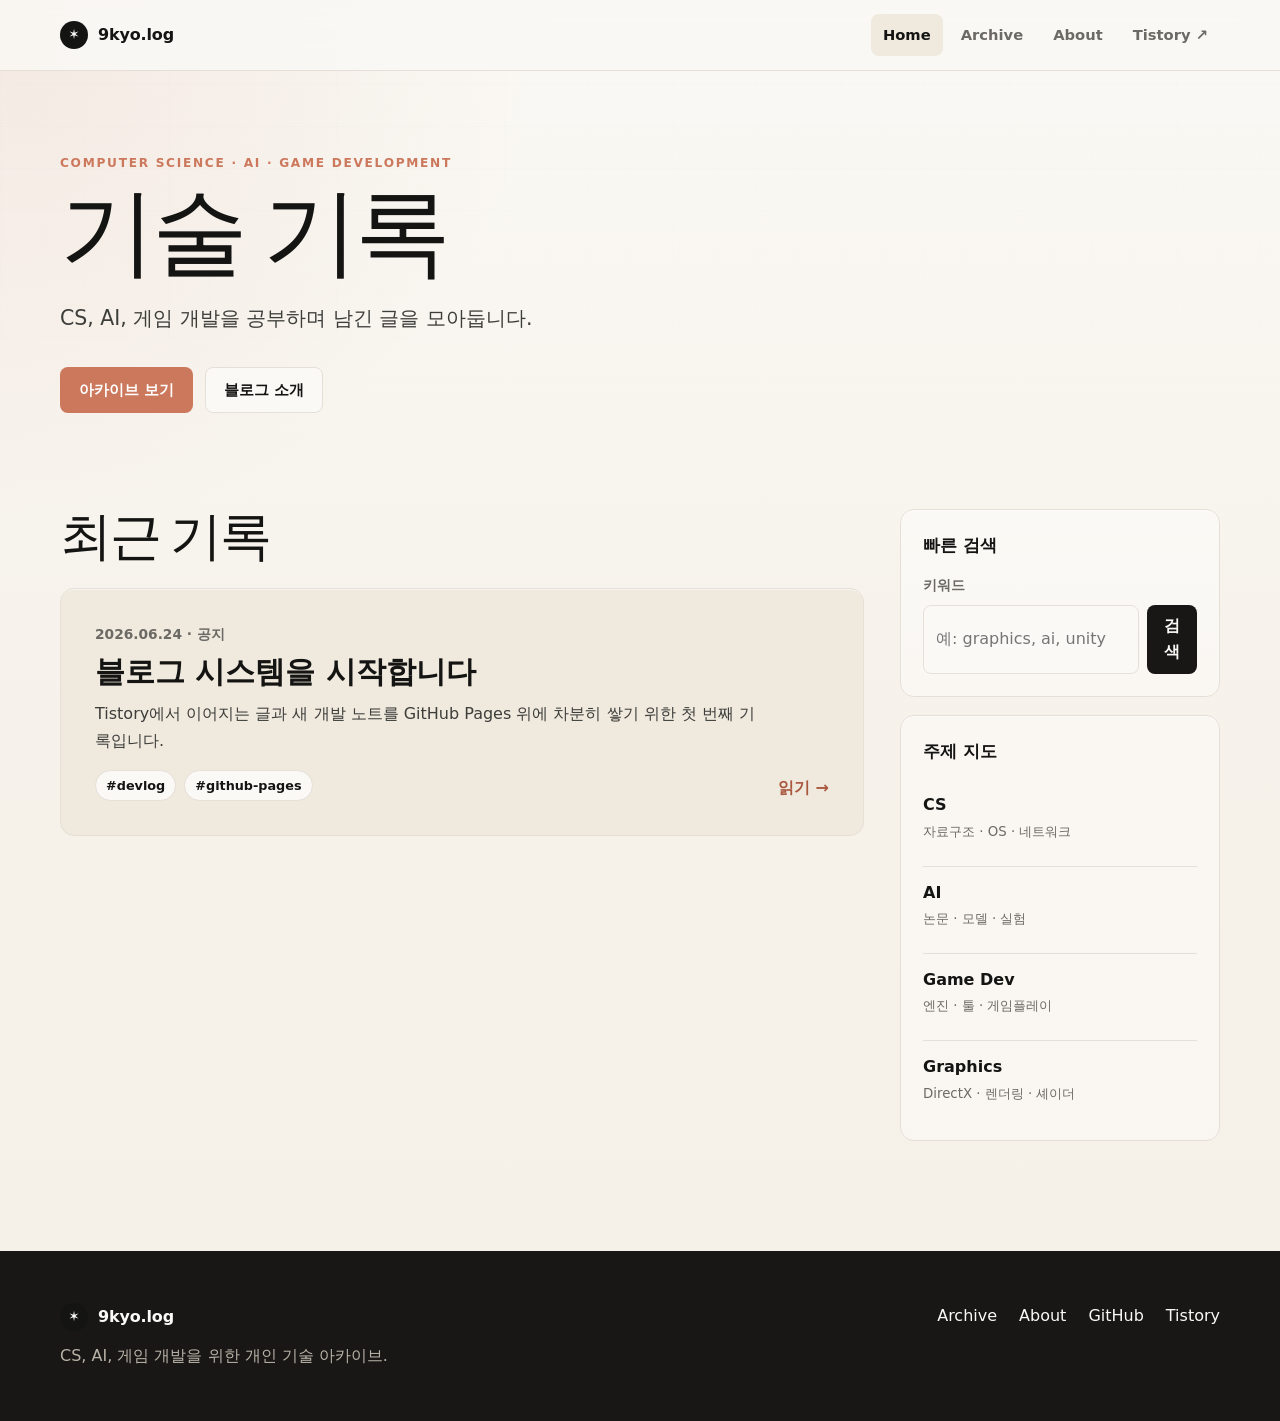
<file: index.html>
<!doctype html>
<html lang="ko">
<head>
  <meta charset="utf-8">
  <meta name="viewport" content="width=device-width, initial-scale=1">
  <meta name="description" content="CS, AI, 게임 개발, 그래픽스 프로그래밍을 차분히 기록하는 9kyo의 개발 블로그입니다.">
  <meta name="theme-color" content="#faf9f5">
  <title>9kyo.log · 개발 블로그</title>
  <link rel="icon" href="assets/favicon.svg" type="image/svg+xml">
  <link rel="stylesheet" href="assets/styles.css">
  <script src="assets/main.js" defer></script>
</head>
<body>
  <a class="skip-link" href="#main">본문으로 건너뛰기</a>

  <header class="site-header">
    <nav class="nav container" aria-label="주요 메뉴">
      <a class="brand" href="index.html" aria-label="9kyo.log 홈">
        <span class="brand-mark" aria-hidden="true">✶</span>
        <span>9kyo.log</span>
      </a>
      <button class="menu-toggle" type="button" aria-expanded="false" aria-controls="nav-links">메뉴</button>
      <div class="nav-links" id="nav-links">
        <a class="is-active" href="index.html" aria-current="page">Home</a>
        <a href="archive.html">Archive</a>
        <a href="about.html">About</a>
        <a href="https://9ky0.tistory.com/" target="_blank" rel="noreferrer">Tistory ↗</a>
      </div>
    </nav>
  </header>

  <main id="main">
    <section class="hero container">
      <div class="hero-copy">
        <p class="eyebrow">Computer Science · AI · Game Development</p>
        <h1>기술 기록</h1>
        <p class="hero-description">
          CS, AI, 게임 개발을 공부하며 남긴 글을 모아둡니다.
        </p>
        <div class="button-row">
          <a class="button primary" href="archive.html">아카이브 보기</a>
          <a class="button secondary" href="about.html">블로그 소개</a>
        </div>
      </div>
    </section>

    <section class="container section-grid" aria-labelledby="latest-title">
      <div class="content-stack">
        <div class="section-heading">
          <h2 id="latest-title">최근 기록</h2>
        </div>

        <article class="featured-post">
          <div>
            <p class="post-meta"><time datetime="2026-06-24">2026.06.24</time> · 공지</p>
            <h3><a href="post-welcome.html">블로그 시스템을 시작합니다</a></h3>
            <p>
              Tistory에서 이어지는 글과 새 개발 노트를 GitHub Pages 위에 차분히 쌓기 위한
              첫 번째 기록입니다.
            </p>
            <div class="tag-list">
              <a href="archive.html?tag=devlog">#devlog</a>
              <a href="archive.html?tag=github-pages">#github-pages</a>
            </div>
          </div>
          <a class="text-link" href="post-welcome.html">읽기 →</a>
        </article>
      </div>

      <aside class="sidebar">
        <section class="side-card search-card">
          <h2>빠른 검색</h2>
          <form action="archive.html" method="get" class="search-box">
            <label for="quick-search">키워드</label>
            <div>
              <input id="quick-search" name="q" type="search" placeholder="예: graphics, ai, unity">
              <button type="submit">검색</button>
            </div>
          </form>
        </section>

        <section class="side-card">
          <h2>주제 지도</h2>
          <div class="topic-list">
            <a href="archive.html?tag=cs"><span>CS</span><small>자료구조 · OS · 네트워크</small></a>
            <a href="archive.html?tag=ai"><span>AI</span><small>논문 · 모델 · 실험</small></a>
            <a href="archive.html?tag=game-dev"><span>Game Dev</span><small>엔진 · 툴 · 게임플레이</small></a>
            <a href="archive.html?tag=graphics"><span>Graphics</span><small>DirectX · 렌더링 · 셰이더</small></a>
          </div>
        </section>
      </aside>
    </section>
  </main>

  <footer class="site-footer">
    <div class="container footer-grid">
      <div>
        <a class="brand footer-brand" href="index.html"><span class="brand-mark" aria-hidden="true">✶</span><span>9kyo.log</span></a>
        <p>CS, AI, 게임 개발을 위한 개인 기술 아카이브.</p>
      </div>
      <nav aria-label="하단 메뉴">
        <a href="archive.html">Archive</a>
        <a href="about.html">About</a>
        <a href="https://github.com/9kyo-hwang">GitHub</a>
        <a href="https://9ky0.tistory.com/">Tistory</a>
      </nav>
    </div>
  </footer>
</body>
</html>
</file>
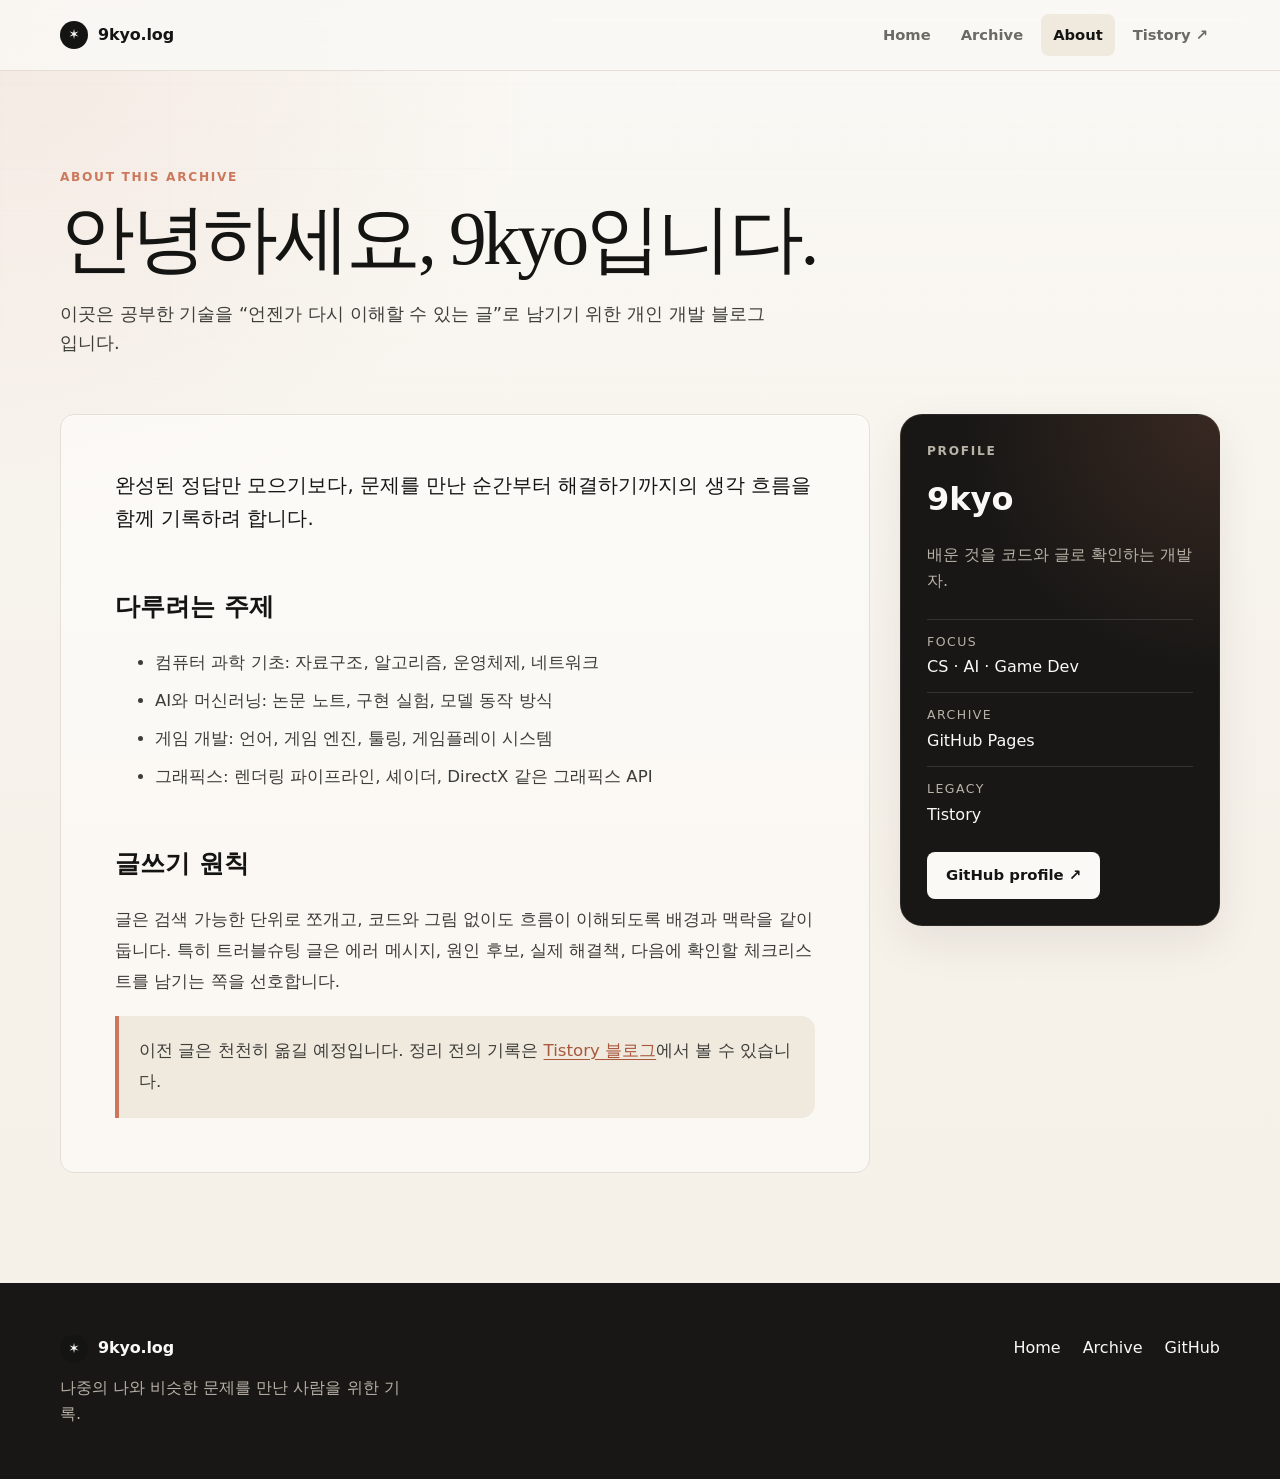
<file: about.html>
<!doctype html>
<html lang="ko">
<head>
  <meta charset="utf-8">
  <meta name="viewport" content="width=device-width, initial-scale=1">
  <meta name="description" content="9kyo 개발 블로그 소개입니다.">
  <meta name="theme-color" content="#faf9f5">
  <title>About · 9kyo.log</title>
  <link rel="icon" href="assets/favicon.svg" type="image/svg+xml">
  <link rel="stylesheet" href="assets/styles.css">
  <script src="assets/main.js" defer></script>
</head>
<body>
  <a class="skip-link" href="#main">본문으로 건너뛰기</a>

  <header class="site-header">
    <nav class="nav container" aria-label="주요 메뉴">
      <a class="brand" href="index.html"><span class="brand-mark" aria-hidden="true">✶</span><span>9kyo.log</span></a>
      <button class="menu-toggle" type="button" aria-expanded="false" aria-controls="nav-links">메뉴</button>
      <div class="nav-links" id="nav-links">
        <a href="index.html">Home</a>
        <a href="archive.html">Archive</a>
        <a class="is-active" href="about.html" aria-current="page">About</a>
        <a href="https://9ky0.tistory.com/" target="_blank" rel="noreferrer">Tistory ↗</a>
      </div>
    </nav>
  </header>

  <main id="main">
    <section class="page-hero container about-hero">
      <p class="eyebrow">About this archive</p>
      <h1>안녕하세요, 9kyo입니다.</h1>
      <p>
        이곳은 공부한 기술을 “언젠가 다시 이해할 수 있는 글”로 남기기 위한 개인 개발 블로그입니다.
      </p>
    </section>

    <section class="container about-layout">
      <article class="prose-card">
        <div class="prose">
          <p class="lead">
            완성된 정답만 모으기보다, 문제를 만난 순간부터 해결하기까지의 생각 흐름을 함께 기록하려 합니다.
          </p>

          <h2>다루려는 주제</h2>
          <ul>
            <li>컴퓨터 과학 기초: 자료구조, 알고리즘, 운영체제, 네트워크</li>
            <li>AI와 머신러닝: 논문 노트, 구현 실험, 모델 동작 방식</li>
            <li>게임 개발: 언어, 게임 엔진, 툴링, 게임플레이 시스템</li>
            <li>그래픽스: 렌더링 파이프라인, 셰이더, DirectX 같은 그래픽스 API</li>
          </ul>

          <h2>글쓰기 원칙</h2>
          <p>
            글은 검색 가능한 단위로 쪼개고, 코드와 그림 없이도 흐름이 이해되도록 배경과 맥락을 같이 둡니다.
            특히 트러블슈팅 글은 에러 메시지, 원인 후보, 실제 해결책, 다음에 확인할 체크리스트를 남기는 쪽을 선호합니다.
          </p>

          <p class="note-box">
            이전 글은 천천히 옮길 예정입니다. 정리 전의 기록은
            <a href="https://9ky0.tistory.com/" target="_blank" rel="noreferrer">Tistory 블로그</a>에서 볼 수 있습니다.
          </p>
        </div>
      </article>

      <aside class="profile-card dark-card">
        <p class="card-kicker">Profile</p>
        <h2>9kyo</h2>
        <p>배운 것을 코드와 글로 확인하는 개발자.</p>
        <dl>
          <div><dt>Focus</dt><dd>CS · AI · Game Dev</dd></div>
          <div><dt>Archive</dt><dd>GitHub Pages</dd></div>
          <div><dt>Legacy</dt><dd>Tistory</dd></div>
        </dl>
        <a class="button on-dark" href="https://github.com/9kyo-hwang" target="_blank" rel="noreferrer">GitHub profile ↗</a>
      </aside>
    </section>
  </main>

  <footer class="site-footer">
    <div class="container footer-grid">
      <div>
        <a class="brand footer-brand" href="index.html"><span class="brand-mark" aria-hidden="true">✶</span><span>9kyo.log</span></a>
        <p>나중의 나와 비슷한 문제를 만난 사람을 위한 기록.</p>
      </div>
      <nav aria-label="하단 메뉴"><a href="index.html">Home</a><a href="archive.html">Archive</a><a href="https://github.com/9kyo-hwang">GitHub</a></nav>
    </div>
  </footer>
</body>
</html>
</file>
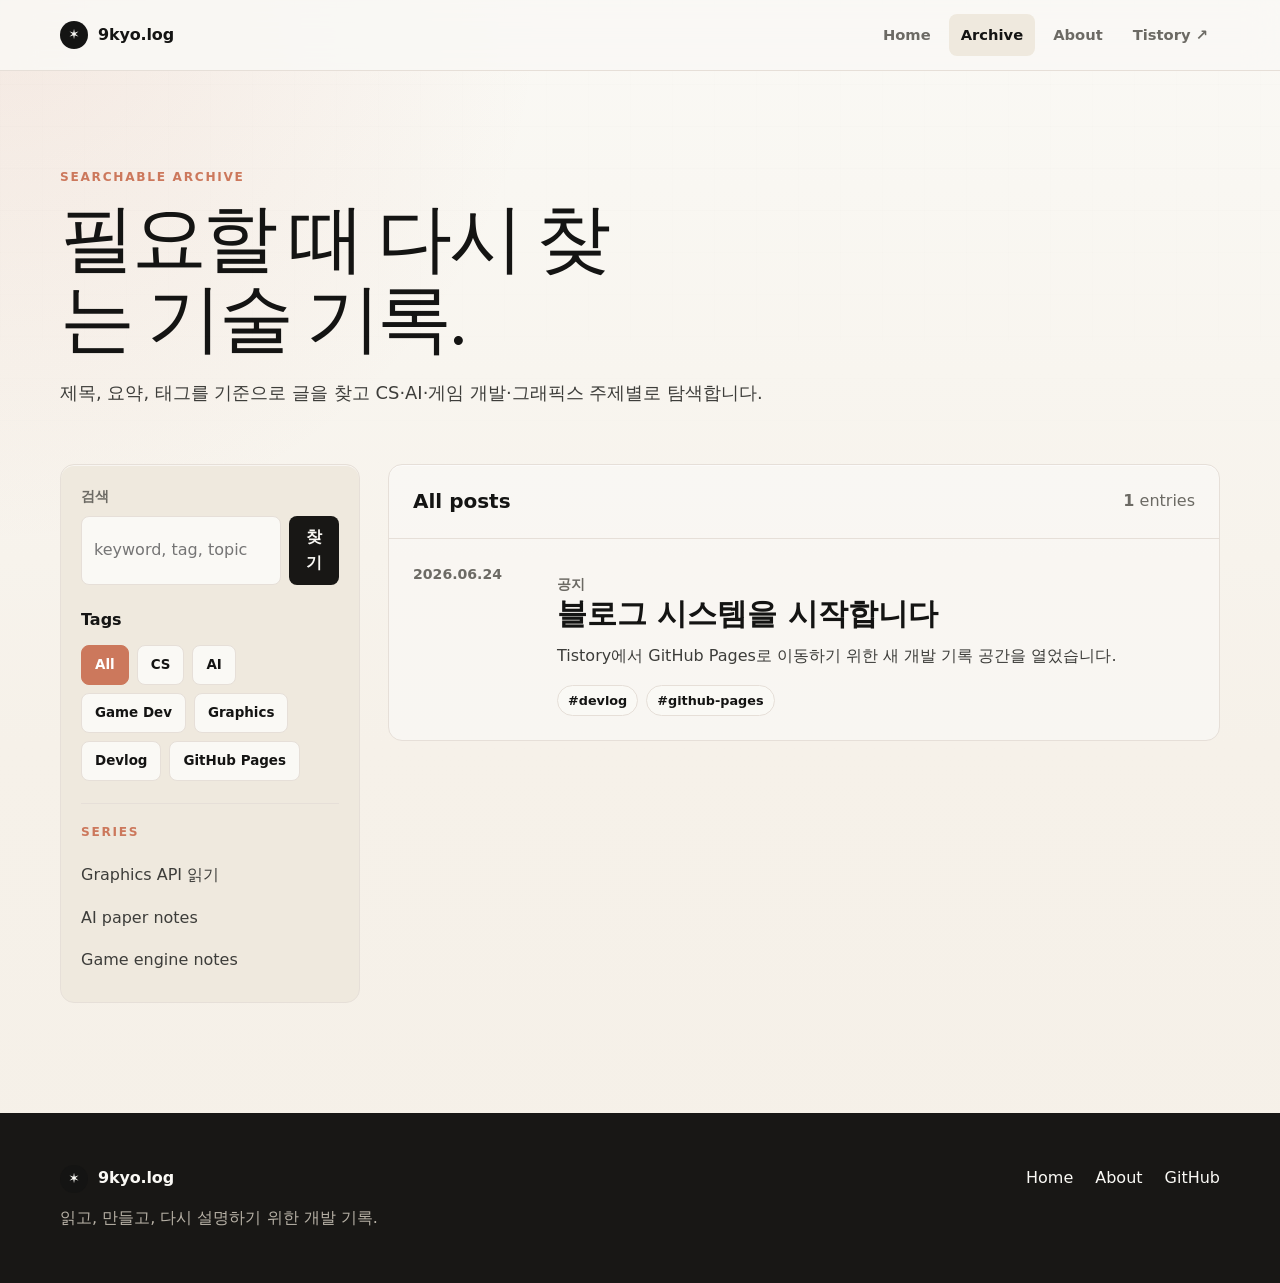
<file: archive.html>
<!doctype html>
<html lang="ko">
<head>
  <meta charset="utf-8">
  <meta name="viewport" content="width=device-width, initial-scale=1">
  <meta name="description" content="9kyo 개발 블로그의 글 목록, 태그, 시리즈 아카이브입니다.">
  <meta name="theme-color" content="#faf9f5">
  <title>Archive · 9kyo.log</title>
  <link rel="icon" href="assets/favicon.svg" type="image/svg+xml">
  <link rel="stylesheet" href="assets/styles.css">
  <script src="assets/main.js" defer></script>
</head>
<body>
  <a class="skip-link" href="#main">본문으로 건너뛰기</a>

  <header class="site-header">
    <nav class="nav container" aria-label="주요 메뉴">
      <a class="brand" href="index.html"><span class="brand-mark" aria-hidden="true">✶</span><span>9kyo.log</span></a>
      <button class="menu-toggle" type="button" aria-expanded="false" aria-controls="nav-links">메뉴</button>
      <div class="nav-links" id="nav-links">
        <a href="index.html">Home</a>
        <a class="is-active" href="archive.html" aria-current="page">Archive</a>
        <a href="about.html">About</a>
        <a href="https://9ky0.tistory.com/" target="_blank" rel="noreferrer">Tistory ↗</a>
      </div>
    </nav>
  </header>

  <main id="main">
    <section class="page-hero container">
      <p class="eyebrow">Searchable archive</p>
      <h1>필요할 때 다시 찾는 기술 기록.</h1>
      <p>제목, 요약, 태그를 기준으로 글을 찾고 CS·AI·게임 개발·그래픽스 주제별로 탐색합니다.</p>
    </section>

    <section class="container archive-shell">
      <aside class="archive-filter" aria-label="아카이브 필터">
        <form class="archive-search" data-search-form>
          <label for="archive-query">검색</label>
          <div class="search-line">
            <input id="archive-query" name="q" type="search" placeholder="keyword, tag, topic" autocomplete="off" data-search-input>
            <button type="submit">찾기</button>
          </div>
        </form>

        <div class="filter-group" aria-label="태그 필터">
          <p>Tags</p>
          <button type="button" class="is-selected" data-filter="all">All</button>
          <button type="button" data-filter="cs">CS</button>
          <button type="button" data-filter="ai">AI</button>
          <button type="button" data-filter="game-dev">Game Dev</button>
          <button type="button" data-filter="graphics">Graphics</button>
          <button type="button" data-filter="devlog">Devlog</button>
          <button type="button" data-filter="github-pages">GitHub Pages</button>
        </div>

        <div class="series-card">
          <p class="eyebrow">Series</p>
          <a href="archive.html?tag=graphics">Graphics API 읽기</a>
          <a href="archive.html?tag=ai">AI paper notes</a>
          <a href="archive.html?tag=game-dev">Game engine notes</a>
        </div>
      </aside>

      <div class="archive-results">
        <div class="result-header">
          <h2>All posts</h2>
          <p><b data-result-count>1</b> entries</p>
        </div>

        <div class="archive-list" data-search-results>
          <article class="archive-item" data-post data-title="블로그 시스템을 시작합니다" data-description="Tistory에서 GitHub Pages로 이동하기 위한 새 개발 기록 공간" data-tags="notice log github-pages devlog">
            <time datetime="2026-06-24">2026.06.24</time>
            <div>
              <p class="post-meta">공지</p>
              <h3><a href="post-welcome.html">블로그 시스템을 시작합니다</a></h3>
              <p>Tistory에서 GitHub Pages로 이동하기 위한 새 개발 기록 공간을 열었습니다.</p>
              <div class="tag-list">
                <a href="archive.html?tag=devlog">#devlog</a>
                <a href="archive.html?tag=github-pages">#github-pages</a>
              </div>
            </div>
          </article>
        </div>

        <p class="empty-state" data-empty-state hidden>검색 조건과 일치하는 기록이 없습니다. 다른 키워드나 태그를 입력해 주세요.</p>
      </div>
    </section>
  </main>

  <footer class="site-footer">
    <div class="container footer-grid">
      <div>
        <a class="brand footer-brand" href="index.html"><span class="brand-mark" aria-hidden="true">✶</span><span>9kyo.log</span></a>
        <p>읽고, 만들고, 다시 설명하기 위한 개발 기록.</p>
      </div>
      <nav aria-label="하단 메뉴"><a href="index.html">Home</a><a href="about.html">About</a><a href="https://github.com/9kyo-hwang">GitHub</a></nav>
    </div>
  </footer>
</body>
</html>
</file>
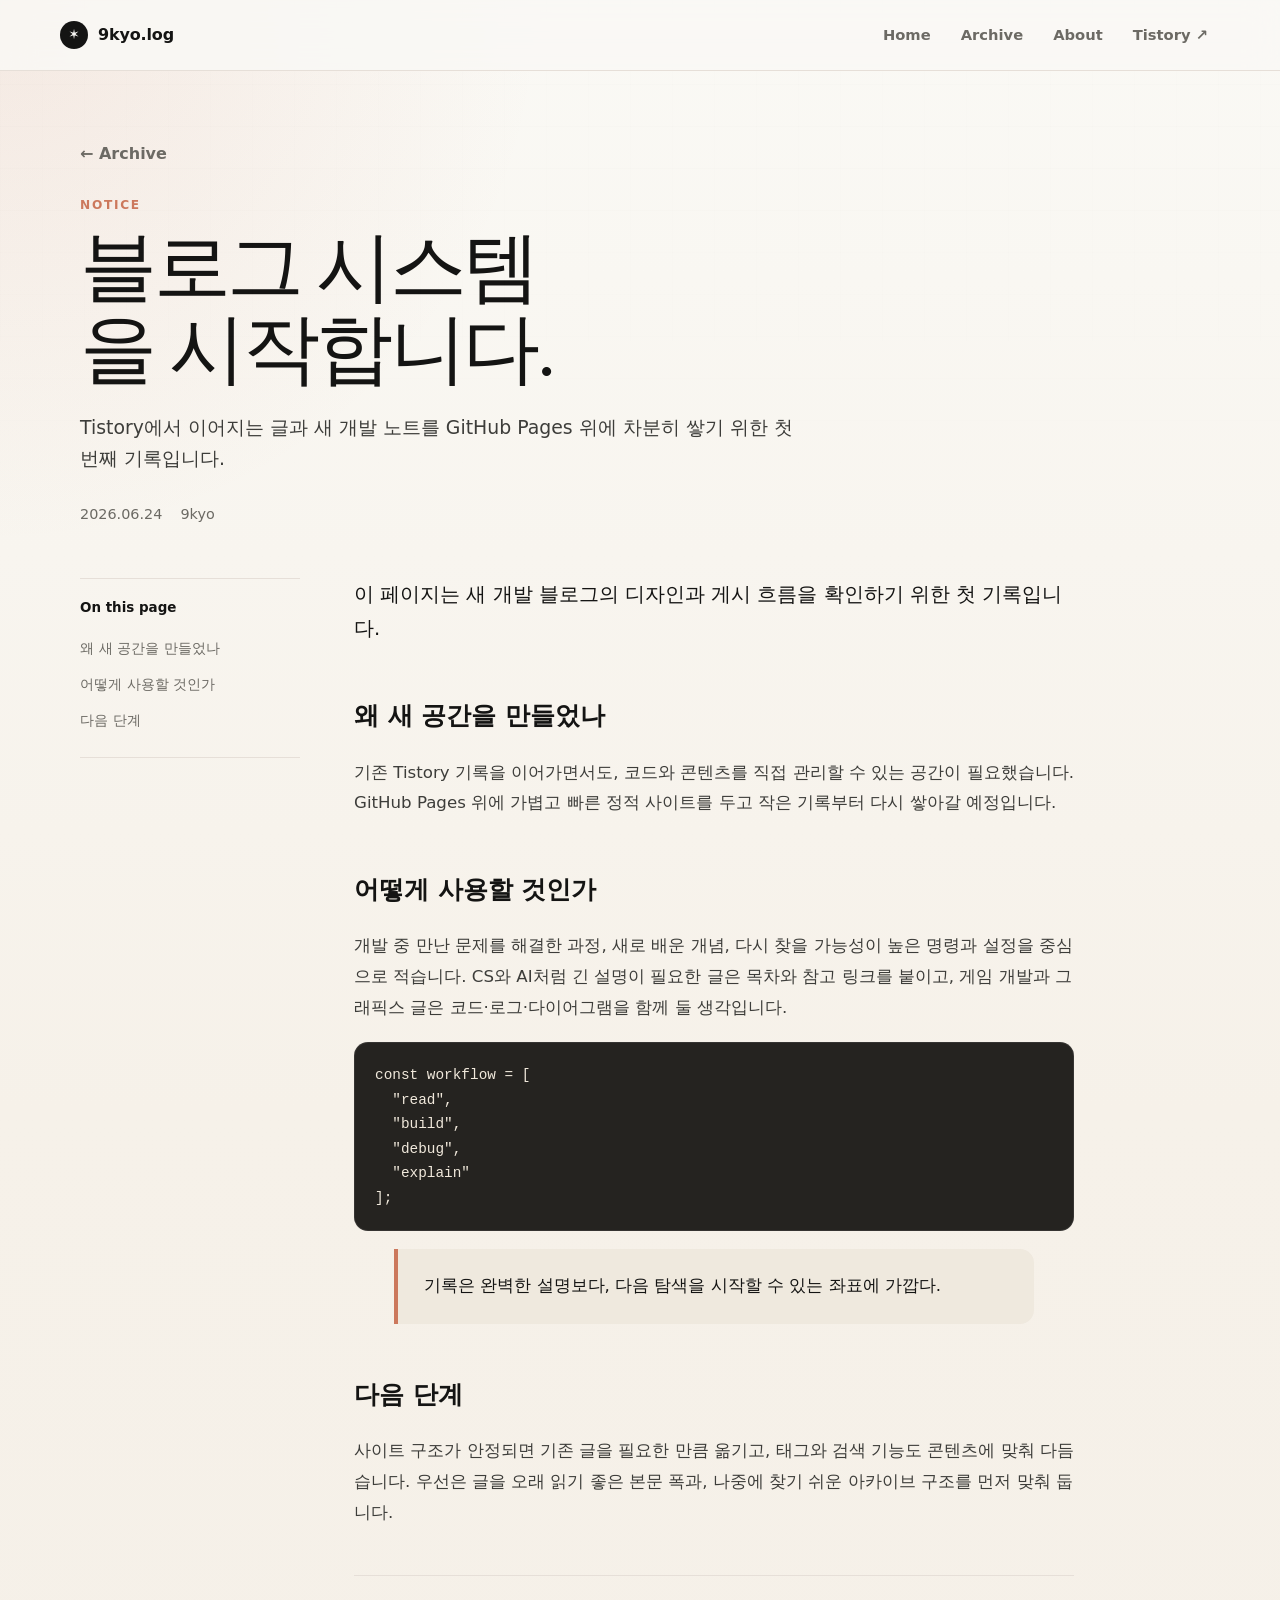
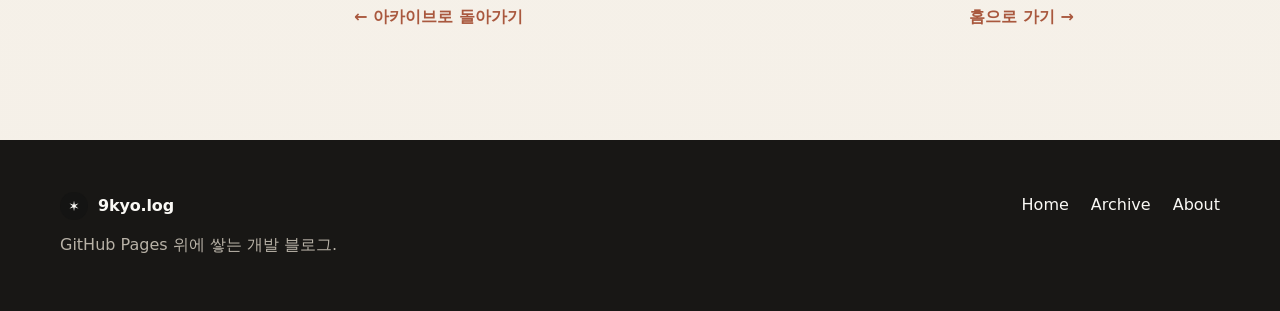
<file: post-welcome.html>
<!doctype html>
<html lang="ko">
<head>
  <meta charset="utf-8">
  <meta name="viewport" content="width=device-width, initial-scale=1">
  <meta name="description" content="9kyo.log를 시작하며 남기는 첫 번째 기록입니다.">
  <meta name="theme-color" content="#faf9f5">
  <title>블로그 시스템을 시작합니다 · 9kyo.log</title>
  <link rel="icon" href="assets/favicon.svg" type="image/svg+xml">
  <link rel="stylesheet" href="assets/styles.css">
  <script src="assets/main.js" defer></script>
</head>
<body>
  <a class="skip-link" href="#main">본문으로 건너뛰기</a>

  <header class="site-header">
    <nav class="nav container" aria-label="주요 메뉴">
      <a class="brand" href="index.html"><span class="brand-mark" aria-hidden="true">✶</span><span>9kyo.log</span></a>
      <button class="menu-toggle" type="button" aria-expanded="false" aria-controls="nav-links">메뉴</button>
      <div class="nav-links" id="nav-links">
        <a href="index.html">Home</a>
        <a href="archive.html">Archive</a>
        <a href="about.html">About</a>
        <a href="https://9ky0.tistory.com/" target="_blank" rel="noreferrer">Tistory ↗</a>
      </div>
    </nav>
  </header>

  <main id="main" class="article-page">
    <article class="article container">
      <header class="article-header">
        <a class="back-link" href="archive.html">← Archive</a>
        <p class="eyebrow">Notice</p>
        <h1>블로그 시스템을 시작합니다.</h1>
        <p class="article-summary">
          Tistory에서 이어지는 글과 새 개발 노트를 GitHub Pages 위에 차분히 쌓기 위한 첫 번째 기록입니다.
        </p>
        <div class="article-meta">
          <time datetime="2026-06-24">2026.06.24</time>
          <span>9kyo</span>
        </div>
      </header>

      <div class="article-grid">
        <aside class="table-of-contents" aria-label="글 목차">
          <p>On this page</p>
          <a href="#why">왜 새 공간을 만들었나</a>
          <a href="#how">어떻게 사용할 것인가</a>
          <a href="#next">다음 단계</a>
        </aside>

        <div class="prose article-body">
          <p class="lead">
            이 페이지는 새 개발 블로그의 디자인과 게시 흐름을 확인하기 위한 첫 기록입니다.
          </p>

          <h2 id="why">왜 새 공간을 만들었나</h2>
          <p>
            기존 Tistory 기록을 이어가면서도, 코드와 콘텐츠를 직접 관리할 수 있는 공간이 필요했습니다.
            GitHub Pages 위에 가볍고 빠른 정적 사이트를 두고 작은 기록부터 다시 쌓아갈 예정입니다.
          </p>

          <h2 id="how">어떻게 사용할 것인가</h2>
          <p>
            개발 중 만난 문제를 해결한 과정, 새로 배운 개념, 다시 찾을 가능성이 높은 명령과 설정을 중심으로 적습니다.
            CS와 AI처럼 긴 설명이 필요한 글은 목차와 참고 링크를 붙이고, 게임 개발과 그래픽스 글은 코드·로그·다이어그램을 함께 둘 생각입니다.
          </p>

          <pre aria-label="예시 코드"><code>const workflow = [
  "read",
  "build",
  "debug",
  "explain"
];</code></pre>

          <blockquote>
            기록은 완벽한 설명보다, 다음 탐색을 시작할 수 있는 좌표에 가깝다.
          </blockquote>

          <h2 id="next">다음 단계</h2>
          <p>
            사이트 구조가 안정되면 기존 글을 필요한 만큼 옮기고, 태그와 검색 기능도 콘텐츠에 맞춰 다듬습니다.
            우선은 글을 오래 읽기 좋은 본문 폭과, 나중에 찾기 쉬운 아카이브 구조를 먼저 맞춰 둡니다.
          </p>
        </div>
      </div>

      <footer class="article-footer">
        <a href="archive.html">← 아카이브로 돌아가기</a>
        <a href="index.html">홈으로 가기 →</a>
      </footer>
    </article>
  </main>

  <footer class="site-footer">
    <div class="container footer-grid">
      <div>
        <a class="brand footer-brand" href="index.html"><span class="brand-mark" aria-hidden="true">✶</span><span>9kyo.log</span></a>
        <p>GitHub Pages 위에 쌓는 개발 블로그.</p>
      </div>
      <nav aria-label="하단 메뉴"><a href="index.html">Home</a><a href="archive.html">Archive</a><a href="about.html">About</a></nav>
    </div>
  </footer>
</body>
</html>
</file>
<file: assets/styles.css>
:root {
  --primary: #cc785c;
  --primary-active: #a9583e;
  --ink: #141413;
  --body: #3d3d3a;
  --muted: #6c6a64;
  --muted-soft: #8e8b82;
  --hairline: #e6dfd8;
  --hairline-soft: #ebe6df;
  --canvas: #faf9f5;
  --surface-soft: #f5f0e8;
  --surface-card: #efe9de;
  --surface-strong: #e8e0d2;
  --surface-dark: #181715;
  --surface-dark-elevated: #252320;
  --on-dark: #faf9f5;
  --on-dark-soft: #b8b2a7;
  --accent-teal: #5db8a6;
  --accent-amber: #e8a55a;
  --max-width: 1160px;
  --reading-width: 720px;
  --radius-sm: 6px;
  --radius-md: 8px;
  --radius-lg: 14px;
  --radius-xl: 22px;
  --shadow-soft: 0 16px 45px rgba(35, 30, 24, .08);
  --display-font: Georgia, "Times New Roman", "Malgun Gothic", "Apple SD Gothic Neo", "Noto Sans KR", serif;
}

* { box-sizing: border-box; }

html {
  color-scheme: light;
  scroll-behavior: smooth;
}

body {
  margin: 0;
  min-width: 320px;
  color: var(--body);
  background:
    radial-gradient(circle at top left, rgba(204, 120, 92, .12), transparent 34rem),
    linear-gradient(180deg, var(--canvas), #f6f1e9 58%, var(--surface-soft));
  font-family: Inter, ui-sans-serif, system-ui, -apple-system, BlinkMacSystemFont, "Segoe UI", "Noto Sans KR", sans-serif;
  font-size: 16px;
  line-height: 1.65;
  text-rendering: optimizeLegibility;
}

body::before {
  content: "";
  position: fixed;
  inset: 0;
  pointer-events: none;
  opacity: .36;
  background-image:
    linear-gradient(rgba(20, 20, 19, .035) 1px, transparent 1px),
    linear-gradient(90deg, rgba(20, 20, 19, .025) 1px, transparent 1px);
  background-size: 42px 42px;
  mask-image: linear-gradient(to bottom, #000, transparent 65%);
}

a { color: inherit; }
button, input { font: inherit; }
button { cursor: pointer; }
img, svg { display: block; max-width: 100%; }

:focus-visible {
  outline: 3px solid rgba(204, 120, 92, .38);
  outline-offset: 3px;
}

.container {
  width: min(calc(100% - 40px), var(--max-width));
  margin-inline: auto;
}

.skip-link {
  position: fixed;
  z-index: 50;
  top: 16px;
  left: 16px;
  padding: 10px 14px;
  color: var(--on-dark);
  background: var(--surface-dark);
  border-radius: var(--radius-md);
  transform: translateY(-160%);
}

.skip-link:focus { transform: translateY(0); }

.site-header {
  position: sticky;
  z-index: 20;
  top: 0;
  backdrop-filter: blur(16px);
  background: rgba(250, 249, 245, .86);
  border-bottom: 1px solid var(--hairline);
}

.nav {
  min-height: 70px;
  display: flex;
  align-items: center;
  gap: 28px;
}

.brand {
  display: inline-flex;
  align-items: center;
  gap: 10px;
  color: var(--ink);
  text-decoration: none;
  font-weight: 650;
  letter-spacing: -.01em;
}

.brand-mark {
  width: 28px;
  height: 28px;
  display: grid;
  place-items: center;
  color: var(--on-dark);
  background: var(--ink);
  border-radius: 50%;
  font-size: .86rem;
  line-height: 1;
}

.nav-links {
  margin-left: auto;
  display: flex;
  align-items: center;
  gap: 6px;
}

.nav-links a {
  padding: 9px 12px;
  color: var(--muted);
  border-radius: var(--radius-md);
  text-decoration: none;
  font-size: .92rem;
  font-weight: 560;
}

.nav-links a:hover,
.nav-links a:focus-visible,
.nav-links a.is-active {
  color: var(--ink);
  background: var(--surface-card);
}

.menu-toggle { display: none; }

.hero {
  padding: clamp(46px, 7vw, 82px) 0 clamp(26px, 4vw, 44px);
}

.eyebrow,
.card-kicker {
  margin: 0 0 12px;
  color: var(--primary);
  font-size: .76rem;
  font-weight: 700;
  letter-spacing: .14em;
  text-transform: uppercase;
}

h1, h2, h3 {
  margin: 0;
  color: var(--ink);
  text-wrap: balance;
}

h1,
.section-heading h2,
.page-hero h1,
.article-header h1 {
  font-family: var(--display-font);
  font-weight: 500;
  letter-spacing: -.045em;
}

.hero h1 {
  max-width: 780px;
  font-size: clamp(3.4rem, 8vw, 6rem);
  line-height: 1;
}

.hero-description {
  max-width: 680px;
  margin: 20px 0 0;
  color: var(--body);
  font-size: clamp(1.05rem, 2vw, 1.28rem);
  line-height: 1.75;
}

.button-row {
  margin-top: 30px;
  display: flex;
  flex-wrap: wrap;
  gap: 12px;
}

.button {
  min-height: 42px;
  padding: 10px 18px;
  display: inline-flex;
  align-items: center;
  justify-content: center;
  border-radius: var(--radius-md);
  border: 1px solid transparent;
  text-decoration: none;
  font-size: .93rem;
  font-weight: 650;
  transition: transform .16s ease, background-color .16s ease, border-color .16s ease;
}

.button:hover { transform: translateY(-1px); }
.button.primary { color: white; background: var(--primary); }
.button.primary:hover { background: var(--primary-active); }
.button.secondary { color: var(--ink); background: var(--canvas); border-color: var(--hairline); }
.button.secondary:hover { border-color: #d7cabe; background: white; }
.button.on-dark { color: var(--ink); background: var(--canvas); }

.dark-card {
  color: var(--on-dark);
  background:
    radial-gradient(circle at top right, rgba(204, 120, 92, .18), transparent 16rem),
    var(--surface-dark);
  border: 1px solid rgba(255, 255, 255, .08);
  border-radius: var(--radius-xl);
  box-shadow: var(--shadow-soft);
}

.dark-card h2,
.dark-card h3 {
  color: var(--on-dark);
}

.hero-card {
  padding: clamp(24px, 4vw, 34px);
}

.hero-card h2 {
  font-size: clamp(1.5rem, 3vw, 2rem);
  line-height: 1.2;
}

.check-list {
  margin: 24px 0;
  padding: 0;
  display: grid;
  gap: 10px;
  list-style: none;
}

.check-list li {
  position: relative;
  padding-left: 25px;
  color: var(--on-dark-soft);
}

.check-list li::before {
  content: "";
  position: absolute;
  left: 0;
  top: .65em;
  width: 9px;
  height: 9px;
  background: var(--accent-teal);
  border-radius: 50%;
  box-shadow: 0 0 0 5px rgba(93, 184, 166, .12);
}

pre {
  margin: 0;
  overflow: auto;
  border-radius: var(--radius-lg);
}

.hero-card pre,
.prose pre {
  padding: 20px;
  color: #f1e9dc;
  background: var(--surface-dark-elevated);
  border: 1px solid rgba(255, 255, 255, .08);
  font-size: .9rem;
  line-height: 1.7;
}

code, pre {
  font-family: "JetBrains Mono", "SFMono-Regular", Consolas, "Liberation Mono", monospace;
}

.section-grid {
  padding: clamp(24px, 5vw, 52px) 0 clamp(70px, 9vw, 110px);
  display: grid;
  grid-template-columns: minmax(0, 1fr) 320px;
  gap: 36px;
  align-items: start;
}

.content-stack { display: grid; gap: 22px; }

.section-heading h2 {
  font-size: clamp(2rem, 4.5vw, 3.25rem);
  line-height: 1.08;
}

.featured-post,
.post-card,
.side-card,
.map-grid article,
.prose-card,
.archive-results,
.archive-filter {
  background: rgba(255, 255, 255, .42);
  border: 1px solid var(--hairline);
  border-radius: var(--radius-lg);
  box-shadow: 0 1px 0 rgba(255,255,255,.58) inset;
}

.featured-post {
  padding: clamp(24px, 4vw, 34px);
  display: grid;
  grid-template-columns: minmax(0, 1fr) auto;
  gap: 22px;
  background: var(--surface-card);
}

.post-meta {
  margin: 0 0 9px;
  color: var(--muted);
  font-size: .86rem;
  font-weight: 600;
}

.featured-post h3,
.post-card h3,
.archive-item h3 {
  margin: 0;
  font-size: clamp(1.3rem, 2.4vw, 1.85rem);
  line-height: 1.25;
}

.featured-post h3 a,
.archive-item h3 a {
  text-decoration: none;
}

.featured-post h3 a:hover,
.archive-item h3 a:hover {
  color: var(--primary-active);
}

.featured-post p:not(.post-meta),
.post-card p:not(.post-meta),
.map-grid p,
.side-card p,
.archive-item p {
  margin: 10px 0 0;
}

.tag-list {
  margin-top: 16px;
  display: flex;
  flex-wrap: wrap;
  gap: 8px;
}

.tag-list a,
.tag-list span {
  padding: 4px 10px;
  color: var(--ink);
  background: var(--canvas);
  border: 1px solid var(--hairline);
  border-radius: 999px;
  text-decoration: none;
  font-size: .8rem;
  font-weight: 600;
}

.text-link {
  align-self: end;
  color: var(--primary-active);
  text-decoration: none;
  font-weight: 700;
  white-space: nowrap;
}

.post-card-grid {
  display: grid;
  grid-template-columns: repeat(2, minmax(0, 1fr));
  gap: 18px;
}

.post-card {
  padding: 24px;
  min-height: 230px;
}

.post-card.is-upcoming {
  background: rgba(250, 249, 245, .65);
}

.sidebar {
  position: sticky;
  top: 94px;
  display: grid;
  gap: 18px;
}

.side-card {
  padding: 22px;
}

.side-card h2 {
  margin-bottom: 14px;
  font-size: 1.05rem;
}

.search-box label,
.archive-search label {
  display: block;
  margin-bottom: 8px;
  color: var(--muted);
  font-size: .86rem;
  font-weight: 650;
}

.search-box div,
.search-line {
  display: flex;
  gap: 8px;
}

input[type="search"] {
  min-width: 0;
  width: 100%;
  min-height: 42px;
  padding: 10px 12px;
  color: var(--ink);
  background: var(--canvas);
  border: 1px solid var(--hairline);
  border-radius: var(--radius-md);
}

.search-box button,
.search-line button,
.filter-group button {
  min-height: 42px;
  padding: 8px 13px;
  color: var(--on-dark);
  background: var(--surface-dark);
  border: 0;
  border-radius: var(--radius-md);
  font-weight: 650;
}

.topic-list {
  display: grid;
  gap: 10px;
}

.topic-list a {
  padding: 13px 0;
  display: grid;
  gap: 2px;
  color: var(--body);
  border-top: 1px solid var(--hairline);
  text-decoration: none;
}

.topic-list a:first-child { border-top: 0; }
.topic-list span { color: var(--ink); font-weight: 750; }
.topic-list small { color: var(--muted); }

.learning-map {
  padding: clamp(42px, 8vw, 86px) 0 clamp(70px, 9vw, 110px);
}

.map-grid {
  margin-top: 26px;
  display: grid;
  grid-template-columns: repeat(4, minmax(0, 1fr));
  gap: 16px;
}

.map-grid article {
  padding: 24px;
  background: var(--surface-card);
}

.map-grid span {
  display: inline-block;
  margin-bottom: 38px;
  color: var(--primary);
  font-size: .82rem;
  font-weight: 800;
}

.map-grid h3 {
  font-size: 1.2rem;
}

.site-footer {
  color: var(--on-dark-soft);
  background: var(--surface-dark);
}

.footer-grid {
  padding: 52px 0;
  display: flex;
  justify-content: space-between;
  gap: 30px;
}

.footer-brand {
  color: var(--on-dark);
}

.site-footer p {
  margin: 12px 0 0;
  max-width: 360px;
}

.site-footer nav {
  display: flex;
  flex-wrap: wrap;
  gap: 14px 22px;
}

.site-footer a {
  color: var(--on-dark);
  text-decoration: none;
}

.page-hero {
  padding: clamp(56px, 8vw, 96px) 0 clamp(28px, 5vw, 56px);
}

.page-hero h1 {
  max-width: 850px;
  font-size: clamp(2.7rem, 6vw, 4.7rem);
  line-height: 1.06;
}

.page-hero p:last-child {
  max-width: 720px;
  margin: 20px 0 0;
  font-size: 1.12rem;
}

.archive-shell {
  padding: 0 0 clamp(70px, 9vw, 110px);
  display: grid;
  grid-template-columns: 300px minmax(0, 1fr);
  gap: 28px;
  align-items: start;
}

.archive-filter {
  position: sticky;
  top: 94px;
  padding: 20px;
  display: grid;
  gap: 22px;
  background: var(--surface-card);
}

.filter-group {
  display: flex;
  flex-wrap: wrap;
  gap: 8px;
}

.filter-group p {
  flex: 0 0 100%;
  margin: 0 0 4px;
  color: var(--ink);
  font-weight: 750;
}

.filter-group button {
  min-height: 34px;
  color: var(--ink);
  background: var(--canvas);
  border: 1px solid var(--hairline);
  font-size: .84rem;
}

.filter-group button.is-selected {
  color: white;
  background: var(--primary);
  border-color: var(--primary);
}

.series-card {
  padding-top: 18px;
  border-top: 1px solid var(--hairline);
}

.series-card a {
  display: block;
  padding: 8px 0;
  color: var(--body);
  text-decoration: none;
}

.series-card a:hover { color: var(--primary-active); }

.archive-results {
  overflow: hidden;
  background: rgba(250,249,245,.72);
}

.result-header {
  padding: 20px 24px;
  display: flex;
  align-items: center;
  justify-content: space-between;
  border-bottom: 1px solid var(--hairline);
}

.result-header h2 {
  font-size: 1.25rem;
}

.result-header p {
  margin: 0;
  color: var(--muted);
}

.archive-list {
  display: grid;
}

.archive-item {
  padding: 24px;
  display: grid;
  grid-template-columns: 120px minmax(0, 1fr);
  gap: 24px;
  border-bottom: 1px solid var(--hairline);
}

.archive-item:last-child { border-bottom: 0; }
.archive-item[hidden] { display: none; }

.archive-item time {
  color: var(--muted);
  font-size: .88rem;
  font-weight: 700;
  font-variant-numeric: tabular-nums;
}

.empty-state {
  margin: 0;
  padding: 48px 24px;
  color: var(--muted);
  text-align: center;
}

.about-layout {
  padding: 0 0 clamp(70px, 9vw, 110px);
  display: grid;
  grid-template-columns: minmax(0, 1fr) 320px;
  gap: 30px;
  align-items: start;
}

.prose-card {
  padding: clamp(26px, 5vw, 54px);
  background: rgba(255,255,255,.48);
}

.prose {
  max-width: var(--reading-width);
  color: var(--body);
  font-size: 1.04rem;
  line-height: 1.86;
}

.prose .lead {
  margin-top: 0;
  color: var(--ink);
  font-size: 1.22rem;
  line-height: 1.72;
}

.prose h2 {
  margin: 48px 0 12px;
  font-size: 1.55rem;
}

.prose p,
.prose ul,
.prose blockquote,
.prose pre {
  margin-top: 18px;
  margin-bottom: 0;
}

.prose li + li { margin-top: 7px; }

.prose a {
  color: var(--primary-active);
  text-underline-offset: 3px;
}

.note-box {
  padding: 20px;
  background: var(--surface-card);
  border-left: 4px solid var(--primary);
  border-radius: 0 var(--radius-lg) var(--radius-lg) 0;
}

.profile-card {
  position: sticky;
  top: 94px;
  padding: 26px;
}

.profile-card h2 {
  font-size: 2rem;
}

.profile-card p {
  color: var(--on-dark-soft);
}

.profile-card dl {
  margin: 24px 0;
  display: grid;
  gap: 12px;
}

.profile-card div {
  padding-top: 12px;
  display: grid;
  gap: 2px;
  border-top: 1px solid rgba(255,255,255,.12);
}

.profile-card dt {
  color: var(--on-dark-soft);
  font-size: .78rem;
  text-transform: uppercase;
  letter-spacing: .12em;
}

.profile-card dd {
  margin: 0;
  color: var(--on-dark);
}

.article-page {
  padding: clamp(34px, 6vw, 70px) 0 clamp(70px, 9vw, 110px);
}

.article {
  max-width: 1120px;
}

.article-header {
  max-width: 860px;
}

.back-link {
  display: inline-flex;
  margin-bottom: 28px;
  color: var(--muted);
  text-decoration: none;
  font-weight: 650;
}

.article-header h1 {
  font-size: clamp(2.7rem, 6vw, 4.8rem);
  line-height: 1.06;
}

.article-summary {
  margin: 22px 0 0;
  max-width: 720px;
  color: var(--body);
  font-size: 1.18rem;
}

.article-meta {
  margin-top: 28px;
  display: flex;
  flex-wrap: wrap;
  gap: 10px 18px;
  color: var(--muted);
  font-size: .9rem;
}

.article-grid {
  margin-top: 52px;
  display: grid;
  grid-template-columns: 220px minmax(0, var(--reading-width));
  gap: 54px;
  align-items: start;
}

.table-of-contents {
  position: sticky;
  top: 104px;
  padding: 18px 0;
  border-top: 1px solid var(--hairline);
  border-bottom: 1px solid var(--hairline);
}

.table-of-contents p {
  margin: 0 0 12px;
  color: var(--ink);
  font-size: .84rem;
  font-weight: 750;
}

.table-of-contents a {
  display: block;
  padding: 6px 0;
  color: var(--muted);
  text-decoration: none;
  font-size: .9rem;
}

.table-of-contents a:hover { color: var(--primary-active); }

.article-body {
  padding-bottom: 46px;
  border-bottom: 1px solid var(--hairline);
}

.prose blockquote {
  padding: 22px 26px;
  color: var(--ink);
  background: var(--surface-card);
  border-left: 4px solid var(--primary);
  border-radius: 0 var(--radius-lg) var(--radius-lg) 0;
}

.article-footer {
  max-width: var(--reading-width);
  margin: 28px 0 0 274px;
  display: flex;
  justify-content: space-between;
  gap: 20px;
}

.article-footer a {
  color: var(--primary-active);
  text-decoration: none;
  font-weight: 700;
}

.error-page {
  min-height: 100vh;
  display: grid;
  place-items: center;
  padding: 24px;
}

.error-card {
  width: min(100%, 680px);
  padding: clamp(34px, 6vw, 64px);
  background: var(--surface-card);
  border: 1px solid var(--hairline);
  border-radius: var(--radius-xl);
  box-shadow: var(--shadow-soft);
}

.error-card h1 {
  font-family: var(--display-font);
  font-size: clamp(2.6rem, 7vw, 4.8rem);
  line-height: 1;
}

.error-card p:not(.eyebrow) {
  margin: 18px 0 0;
  font-size: 1.08rem;
}

@media (max-width: 940px) {
  .section-grid,
  .archive-shell,
  .about-layout {
    grid-template-columns: 1fr;
  }

  .sidebar,
  .archive-filter,
  .profile-card {
    position: static;
  }

  .map-grid {
    grid-template-columns: repeat(2, minmax(0, 1fr));
  }

  .article-grid {
    grid-template-columns: 1fr;
    gap: 28px;
  }

  .table-of-contents {
    position: static;
    display: flex;
    flex-wrap: wrap;
    gap: 8px 16px;
  }

  .table-of-contents p {
    flex: 0 0 100%;
  }

  .article-footer {
    margin-left: 0;
  }
}

@media (max-width: 720px) {
  .container {
    width: min(calc(100% - 28px), var(--max-width));
  }

  .nav {
    min-height: 62px;
  }

  .menu-toggle {
    margin-left: auto;
    min-height: 38px;
    padding: 8px 12px;
    display: inline-flex;
    align-items: center;
    color: var(--ink);
    background: var(--surface-card);
    border: 1px solid var(--hairline);
    border-radius: var(--radius-md);
    font-weight: 650;
  }

  .nav-links {
    position: absolute;
    inset: 100% 14px auto;
    margin: 0;
    padding: 10px;
    display: none;
    flex-direction: column;
    align-items: stretch;
    background: var(--canvas);
    border: 1px solid var(--hairline);
    border-radius: var(--radius-lg);
    box-shadow: var(--shadow-soft);
  }

  .nav-links.is-open {
    display: flex;
  }

  .nav-links a {
    padding: 12px;
  }

  .post-card-grid,
  .map-grid {
    grid-template-columns: 1fr;
  }

  .featured-post {
    grid-template-columns: 1fr;
  }

  .text-link {
    justify-self: start;
  }

  .archive-item {
    grid-template-columns: 1fr;
    gap: 8px;
  }

  .footer-grid {
    display: grid;
  }

  .site-footer nav {
    display: grid;
  }
}

@media (prefers-reduced-motion: reduce) {
  html { scroll-behavior: auto; }
  *, *::before, *::after {
    transition-duration: .01ms !important;
    animation-duration: .01ms !important;
    animation-iteration-count: 1 !important;
  }
}

@media print {
  body {
    background: white;
  }

  body::before,
  .site-header,
  .site-footer,
  .table-of-contents,
  .article-footer {
    display: none;
  }

  .container,
  .article {
    width: 100%;
    max-width: none;
  }

  .article-page {
    padding: 0;
  }

  .article-grid {
    display: block;
  }
}
</file>
